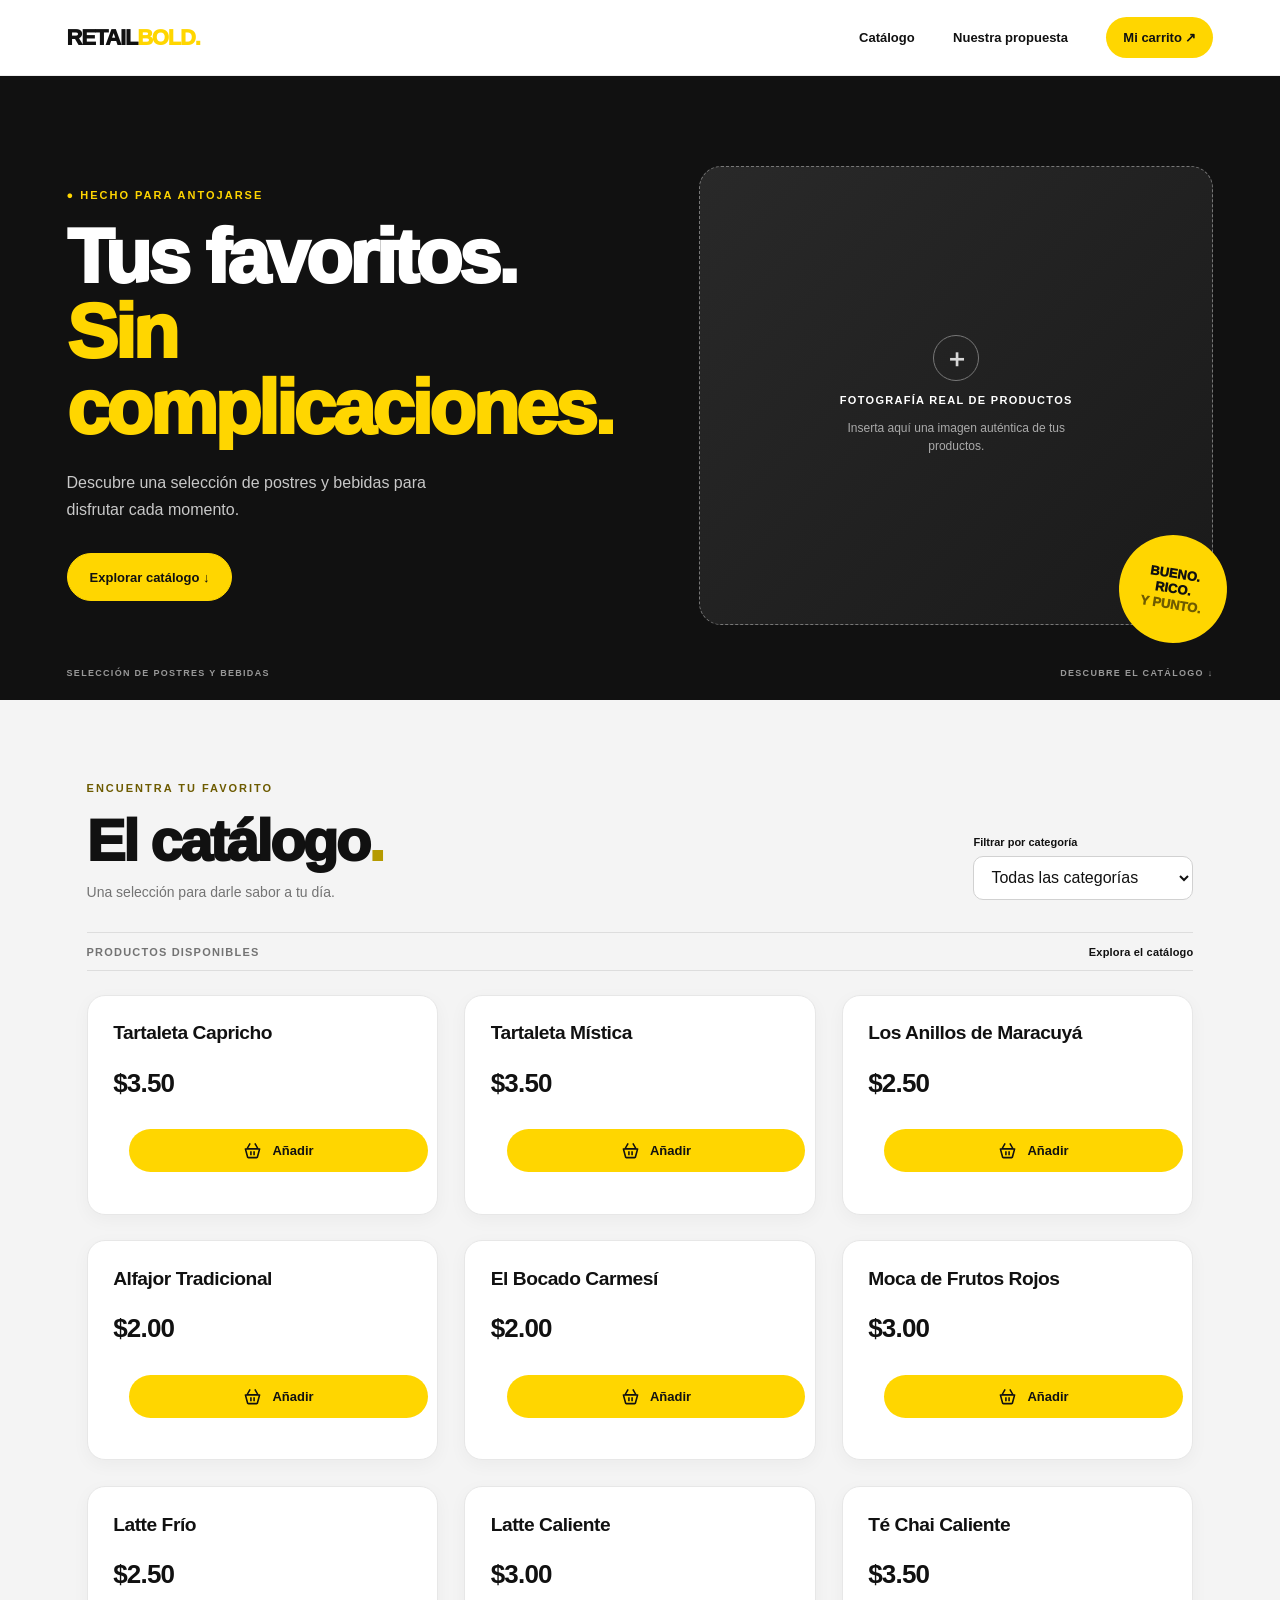
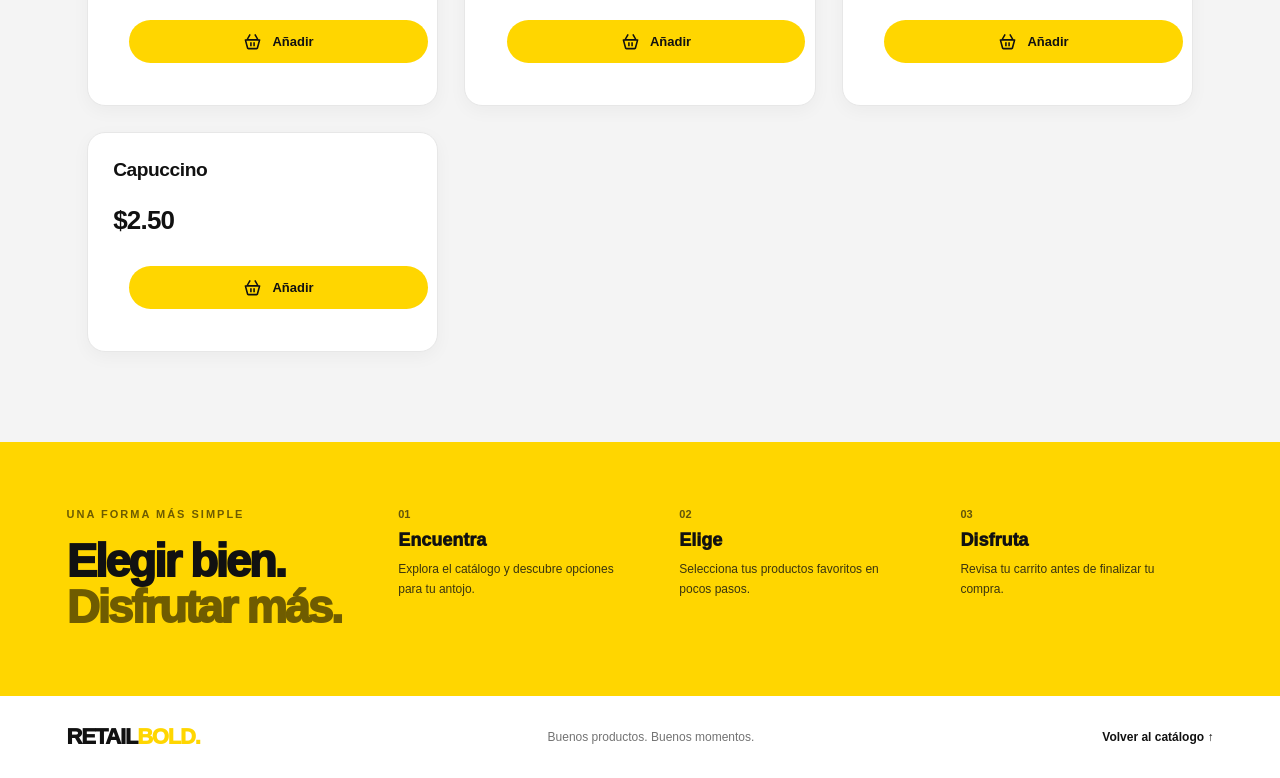
<file: index.html>
<!doctype html>
<html lang="es">

<head>
    <meta charset="utf-8">
    <meta name="viewport" content="width=device-width, initial-scale=1">
    <meta name="description" content="Catálogo de postres y bebidas.">
    <title>Catálogo | Retail Bold</title>
    <link rel="stylesheet" href="css/styles.css">
</head>

<body>
    <header class="site-header">
        <a class="brand" href="index.html">RETAIL<span>BOLD.</span></a>
        <nav aria-label="Navegación principal"><a href="#catalogo">Catálogo</a><a href="#beneficios">Nuestra
                propuesta</a><a class="cart-link" href="pages/shopcar.html">Mi carrito ↗</a></nav>
    </header>
    <main>
        <section class="hero">
            <div class="hero-copy">
                <p class="eyebrow">● HECHO PARA ANTOJARSE</p>
                <h1>Tus favoritos.<br><span>Sin complicaciones.</span></h1>
                <p class="hero-description">Descubre una selección de postres y bebidas para disfrutar cada momento.</p>
                <a class="button" href="#catalogo">Explorar catálogo ↓</a>
            </div>
            <div class="hero-visual" aria-label="Espacio reservado para fotografía real de productos">
                <div class="photo-placeholder"><b>＋</b><strong>FOTOGRAFÍA REAL DE PRODUCTOS</strong><span>Inserta aquí
                        una imagen auténtica de tus productos.</span></div>
                <div class="sticker">BUENO.<br>RICO.<br><span>Y PUNTO.</span></div>
            </div>
            <div class="hero-foot"><span>SELECCIÓN DE POSTRES Y BEBIDAS</span><span>DESCUBRE EL CATÁLOGO ↓</span></div>
        </section>
        <section class="catalog-section" id="catalogo">
            <div class="section-heading">
                <div>
                    <p class="eyebrow">ENCUENTRA TU FAVORITO</p>
                    <h2>El catálogo<span>.</span></h2>
                    <p class="muted">Una selección para darle sabor a tu día.</p>
                </div>
                <div class="filter"><label for="filtro-categoria">Filtrar por categoría</label><select
                        id="filtro-categoria" name="categoria">
                        <option value="todos">Todas las categorías</option>
                        <option value="Postre">Postres</option>
                        <option value="Bebida">Bebidas</option>
                    </select></div>
            </div>
            <div class="catalog-meta"><span>PRODUCTOS DISPONIBLES</span><span id="product-count">Explora el
                    catálogo</span></div>
            <div class="contenedor-productos"><!-- Los productos se renderizan desde js/app.js --></div>
        </section>
        <section class="benefits" id="beneficios">
            <div>
                <p class="eyebrow">UNA FORMA MÁS SIMPLE</p>
                <h2>Elegir bien.<br><span>Disfrutar más.</span></h2>
            </div>
            <article><small>01</small>
                <h3>Encuentra</h3>
                <p>Explora el catálogo y descubre opciones para tu antojo.</p>
            </article>
            <article><small>02</small>
                <h3>Elige</h3>
                <p>Selecciona tus productos favoritos en pocos pasos.</p>
            </article>
            <article><small>03</small>
                <h3>Disfruta</h3>
                <p>Revisa tu carrito antes de finalizar tu compra.</p>
            </article>
        </section>
    </main>
    <footer><a class="brand" href="index.html">RETAIL<span>BOLD.</span></a>
        <p>Buenos productos. Buenos momentos.</p><a href="#catalogo">Volver al catálogo ↑</a>
    </footer>
    <script src="js/app.js"></script>
</body>

</html>
</file>
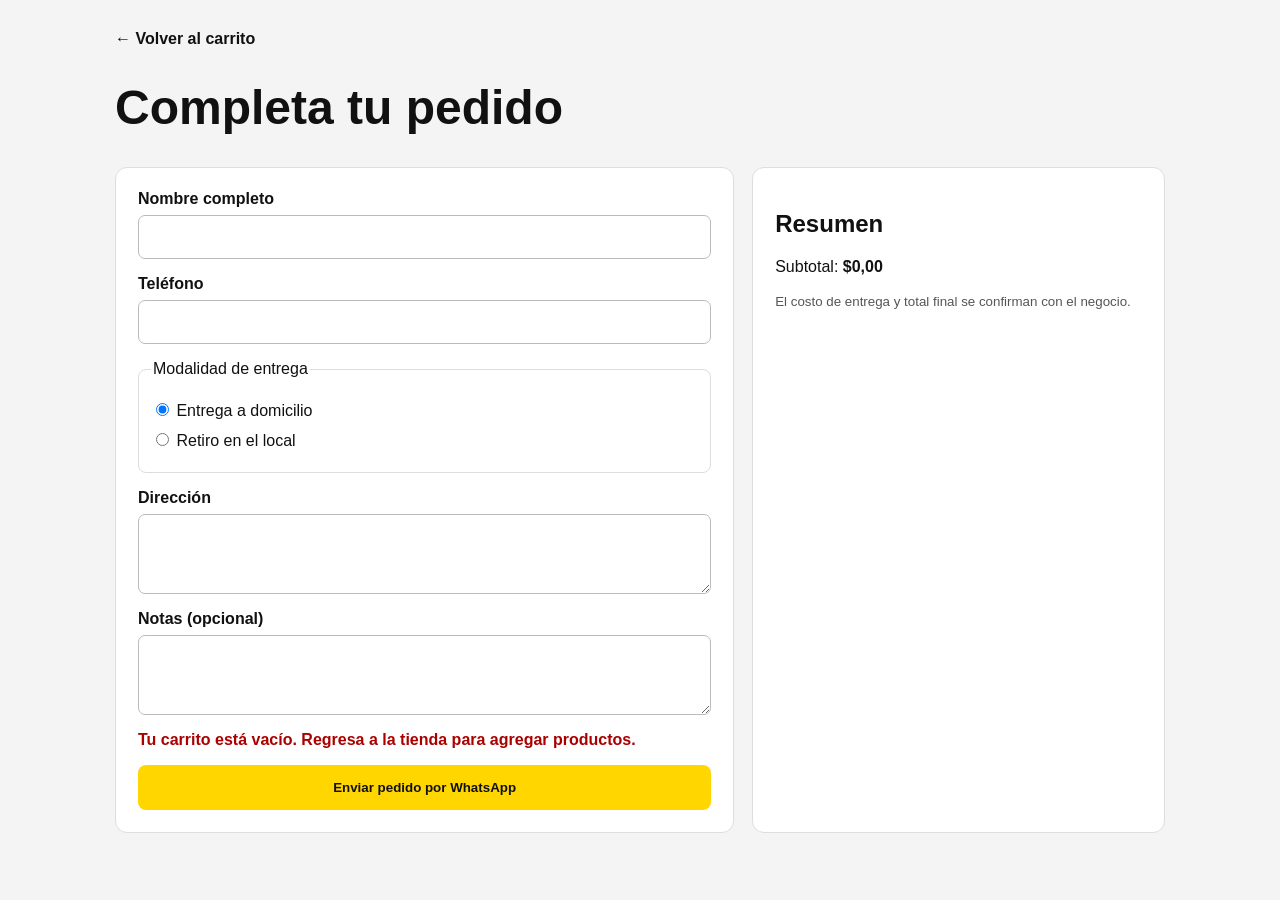
<file: pages/checkout.html>
<!doctype html>
<html lang="es">

<head>
    <meta charset="utf-8">
    <meta name="viewport" content="width=device-width,initial-scale=1">
    <title>Finalizar pedido</title>
    <link rel="stylesheet" href="../css/checkout.css">
</head>

<body>
    <main class="wrap"><a href="shopcar.html">← Volver al carrito</a>
        <h1>Completa tu pedido</h1>
        <div class="grid">
            <form id="checkout-form" class="panel"><label>Nombre completo<input name="customerName" required
                        maxlength="100" autocomplete="name"></label><label>Teléfono<input name="phone" type="tel"
                        required maxlength="30" autocomplete="tel"></label>
                <fieldset>
                    <legend>Modalidad de entrega</legend><label><input type="radio" name="fulfillment" value="delivery"
                            checked> Entrega a domicilio</label><label><input type="radio" name="fulfillment"
                            value="pickup"> Retiro en el local</label>
                </fieldset><label id="address-wrap">Dirección<textarea name="address" rows="3"
                        maxlength="300"></textarea></label><label>Notas (opcional)<textarea name="notes" rows="3"
                        maxlength="500"></textarea></label>
                <p id="checkout-error" role="alert"></p><button type="submit">Enviar pedido por WhatsApp</button>
            </form>
            <aside class="panel">
                <h2>Resumen</h2>
                <div id="checkout-items"></div>
                <p>Subtotal: <strong id="checkout-subtotal">$0.00</strong></p><small>El costo de entrega y total final
                    se confirman con el negocio.</small>
            </aside>
        </div>
    </main>
    <script src="../js/checkout.js"></script>
</body>

</html>
</file>
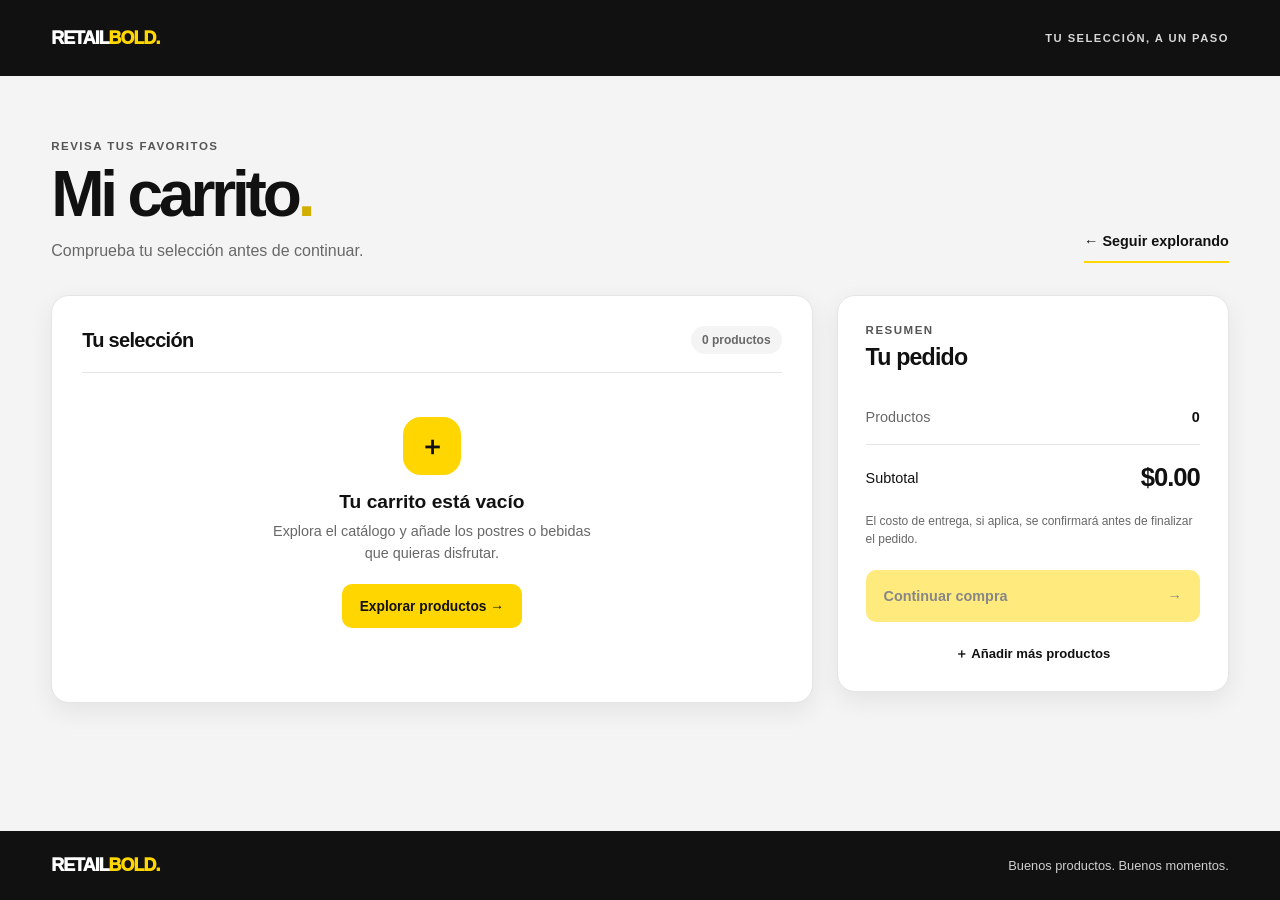
<file: pages/shopcar.html>
<!DOCTYPE html>
<html lang="es">

<head>
    <meta charset="UTF-8">
    <meta name="viewport" content="width=device-width, initial-scale=1.0">
    <meta name="description" content="Revisa tus productos seleccionados antes de continuar.">
    <title>Mi carrito | Retail Bold</title>
    <link rel="stylesheet" href="../css/car.css">
    <link rel="shortcut icon" href="../favicon.ico" type="image/x-icon">
</head>

<body>
    <header class="cart-header">
        <a class="brand" href="../index.html" aria-label="Retail Bold, volver a la tienda">RETAIL<span>BOLD.</span></a>
        <span class="header-note">TU SELECCIÓN, A UN PASO</span>
    </header>
    <main class="cart-page">
        <div class="cart-title-row">
            <div>
                <p class="eyebrow">REVISA TUS FAVORITOS</p>
                <h1>Mi carrito<span>.</span></h1>
                <p class="cart-intro">Comprueba tu selección antes de continuar.</p>
            </div>
            <a href="../index.html" class="back-link">← Seguir explorando</a>
        </div>
        <div class="cart-layout">
            <section class="cart-panel" aria-label="Productos seleccionados">
                <div class="panel-heading">
                    <h2>Tu selección</h2><span id="cart-count" class="cart-count" aria-live="polite">0 productos</span>
                </div>
                <div class="carrito-de-productos" aria-live="polite">
                    <div class="cart-loading">Cargando tu carrito…</div>
                </div>
            </section>
            <aside class="summary-panel" aria-label="Resumen de compra">
                <p class="eyebrow">RESUMEN</p>
                <h2>Tu pedido</h2>
                <div class="summary-line"><span>Productos</span><span id="summary-items">0</span></div>
                <div class="summary-line total-line"><span>Subtotal</span><strong id="cart-subtotal">$0.00</strong>
                </div>
                <p class="summary-note">El costo de entrega, si aplica, se confirmará antes de finalizar el pedido.</p>
                <button class="checkout-button" id="continue-checkout" type="button">Continuar compra <span
                        aria-hidden="true">→</span></button>
                <a class="continue-link" href="../index.html">＋ Añadir más productos</a>
            </aside>
        </div>
    </main>
    <footer class="cart-footer"><a class="brand" href="../index.html">RETAIL<span>BOLD.</span></a><span>Buenos
            productos. Buenos momentos.</span></footer>
    <script src="../js/cart.js"></script>
</body>

</html>
</file>
<file: css/styles.css>
/* RETAIL BOLD — estilos de página principal. Se conserva la lógica JS existente. */
:root {
    --black: #111;
    --yellow: #FFD600;
    --white: #fff;
    --surface: #F4F4F4;
    --muted: #737373;
    --line: #ddd;
    --radius: 18px;
    --max: 1240px
}

* {
    box-sizing: border-box
}

html {
    scroll-behavior: smooth
}

body {
    margin: 0;
    background: var(--surface);
    color: var(--black);
    font-family: Inter, "Segoe UI", Arial, sans-serif;
    -webkit-font-smoothing: antialiased
}

a {
    color: inherit;
    text-decoration: none
}

button,
select {
    font: inherit
}

.site-header {
    min-height: 76px;
    padding: 0 max(5.2vw, 22px);
    display: flex;
    align-items: center;
    justify-content: space-between;
    gap: 24px;
    background: #fff;
    border-bottom: 1px solid #eee
}

.brand {
    font-size: 22px;
    font-weight: 950;
    letter-spacing: -1.2px;
    white-space: nowrap
}

.brand span {
    color: var(--yellow)
}

nav {
    display: flex;
    align-items: center;
    gap: clamp(16px, 3vw, 40px);
    font-size: 13px;
    font-weight: 750
}

.cart-link {
    background: var(--yellow);
    padding: 13px 17px;
    border-radius: 999px
}

.cart-link:hover {
    background: var(--black);
    color: var(--yellow);
}

.hero {
    position: relative;
    max-width: 1600px;
    min-height: 550px;
    margin: auto;
    padding: clamp(50px, 7vw, 90px) max(5.2vw, 22px) 75px;
    display: grid;
    grid-template-columns: 1.05fr .95fr;
    align-items: center;
    gap: 5vw;
    background: var(--black);
    color: #fff;
    overflow: hidden
}

.hero-copy {
    max-width: 600px;
    z-index: 1
}

.eyebrow {
    margin: 0 0 18px;
    font-size: 11px;
    font-weight: 850;
    letter-spacing: 2px
}

.hero .eyebrow {
    color: var(--yellow)
}

h1,
h2,
h3,
p {
    overflow-wrap: anywhere
}

.hero h1 {
    margin: 0;
    font-size: clamp(42px, 6vw, 78px);
    line-height: .98;
    letter-spacing: -3.5px;
    font-weight: 950
}

.hero h1 span {
    color: var(--yellow)
}

.hero-description {
    max-width: 420px;
    margin: 24px 0 30px;
    color: #c8c8c8;
    font-size: 16px;
    line-height: 1.7
}

.button {
    min-height: 48px;
    display: inline-flex;
    align-items: center;
    justify-content: center;
    padding: 0 22px;
    border-radius: 999px;
    background: var(--yellow);
    color: var(--black);
    font-size: 13px;
    font-weight: 850;
    transition: transform .2s;
    border: 1px solid var(--yellow);
}

.button:hover {
    transform: translateY(-2px);
    background: var(--black);
    color: var(--yellow);
    border: 1px solid var(--yellow);
}

.hero-visual {
    position: relative;
    min-width: 0
}

.photo-placeholder {
    aspect-ratio: 1.12/1;
    min-height: 270px;
    border: 1px dashed #777;
    border-radius: 22px;
    background: linear-gradient(135deg, #292929, #1a1a1a);
    display: flex;
    flex-direction: column;
    align-items: center;
    justify-content: center;
    gap: 13px;
    padding: 24px;
    text-align: center;
    color: #d7d7d7
}

.photo-placeholder b {
    display: flex;
    justify-content: center;
    align-items: center;
    width: 46px;
    height: 46px;
    border: 1px solid #777;
    border-radius: 50%;
    font-size: 25px
}

.photo-placeholder strong {
    color: #fff;
    font-size: 11px;
    letter-spacing: 1.3px
}

.photo-placeholder span {
    max-width: 250px;
    color: #aaa;
    font-size: 12px;
    line-height: 1.5
}

.sticker {
    position: absolute;
    right: -14px;
    bottom: -18px;
    display: grid;
    place-content: center;
    width: 108px;
    height: 108px;
    border-radius: 50%;
    transform: rotate(9deg);
    background: var(--yellow);
    color: #111;
    text-align: center;
    font-size: 13px;
    line-height: 1.2;
    font-weight: 950
}

.sticker span {
    color: #6f5c00
}

.hero-foot {
    position: absolute;
    bottom: 22px;
    left: max(5.2vw, 22px);
    right: max(5.2vw, 22px);
    display: flex;
    justify-content: space-between;
    gap: 16px;
    color: #999;
    font-size: 9px;
    letter-spacing: 1.3px;
    font-weight: 800
}

.catalog-section {
    max-width: var(--max);
    margin: auto;
    padding: 82px max(5.2vw, 22px) 90px
}

.section-heading {
    display: flex;
    justify-content: space-between;
    align-items: end;
    gap: 30px;
    margin-bottom: 32px
}

.section-heading .eyebrow,
.benefits .eyebrow {
    color: #6d5b00
}

.section-heading h2,
.benefits h2 {
    margin: 0;
    font-size: clamp(38px, 5vw, 58px);
    line-height: 1;
    letter-spacing: -2.5px;
    font-weight: 950
}

.section-heading h2 span {
    color: #b59a00
}

.muted {
    margin: 14px 0 0;
    color: var(--muted);
    font-size: 14px
}

.filter {
    display: grid;
    gap: 8px;
    min-width: 220px
}

.filter label {
    font-size: 11px;
    font-weight: 800
}

.filter select {
    min-height: 44px;
    padding: 0 13px;
    border: 1px solid #d1d1d1;
    border-radius: 10px;
    background: #fff;
    color: #111
}

.catalog-meta {
    display: flex;
    justify-content: space-between;
    gap: 16px;
    margin-bottom: 18px;
    padding: 13px 0;
    border-top: 1px solid var(--line);
    border-bottom: 1px solid var(--line);
    font-size: 10px;
    font-weight: 850;
    letter-spacing: 1.1px
}

.catalog-meta span:last-child {
    color: var(--muted);
    text-align: right;
    letter-spacing: .2px
}

.contenedor-productos {
    display: grid;
    grid-template-columns: repeat(4, minmax(0, 1fr));
    gap: 20px;
    align-items: stretch
}

.contenedor-productos>* {
    min-width: 0
}

.contenedor-productos img {
    display: block;
    width: 100%;
    max-width: 100%;
    height: auto;
    object-fit: cover
}

.contenedor-productos button {
    cursor: pointer
}

.contenedor-productos .producto,
.contenedor-productos .card-producto,
.contenedor-productos .product-card {
    display: flex;
    flex-direction: column;
    overflow: hidden;
    min-width: 0;
    background: #fff;
    border: 1px solid #e7e7e7;
    border-radius: var(--radius);
    transition: transform .2s, box-shadow .2s
}

.contenedor-productos .producto:hover,
.contenedor-productos .card-producto:hover,
.contenedor-productos .product-card:hover {
    transform: translateY(-4px);
    box-shadow: 0 12px 28px #00000012
}

.contenedor-productos .producto img,
.contenedor-productos .card-producto img,
.contenedor-productos .product-card img {
    aspect-ratio: 1/.82;
    object-fit: cover;
    background: #e8e8e8
}

.contenedor-productos .producto button,
.contenedor-productos .card-producto button,
.contenedor-productos .product-card button {
    margin: auto 16px 16px;
    min-height: 42px;
    border: 0;
    border-radius: 999px;
    background: var(--yellow);
    color: var(--black);
    font-weight: 850;
    display: flex;
    justify-content: center;
    align-items: center;
    gap: 10px;
}

.contenedor-productos .producto button:hover,
.contenedor-productos .card-producto button:hover,
.contenedor-productos .product-card button:hover {
    background: var(--black);
    color: var(--yellow);
}

.benefits {
    padding: 66px max(5.2vw, 22px);
    display: grid;
    grid-template-columns: 1.2fr repeat(3, 1fr);
    gap: 28px;
    background: var(--yellow)
}

.benefits h2 {
    font-size: clamp(32px, 4vw, 46px)
}

.benefits h2 span {
    color: #6f5c00
}

.benefits article {
    display: flex;
    flex-direction: column;
    align-items: flex-start
}

.benefits small {
    font-size: 11px;
    font-weight: 900;
    opacity: .65
}

.benefits h3 {
    margin: 10px 0 8px;
    font-size: 18px;
    font-weight: 950
}

.benefits article p {
    margin: 0;
    max-width: 220px;
    font-size: 12px;
    line-height: 1.7;
    color: #3b350f
}

footer {
    display: flex;
    align-items: center;
    justify-content: space-between;
    gap: 20px;
    padding: 28px max(5.2vw, 22px);
    background: #fff
}

footer p {
    margin: 0;
    color: var(--muted);
    font-size: 12px
}

footer>a:last-child {
    font-size: 12px;
    font-weight: 800
}

@media(max-width:1000px) {
    .hero {
        gap: 30px;
        min-height: 500px
    }

    .hero h1 {
        letter-spacing: -2.5px
    }

    .contenedor-productos {
        grid-template-columns: repeat(3, minmax(0, 1fr));
        gap: 16px
    }

    .benefits {
        grid-template-columns: repeat(2, minmax(0, 1fr))
    }
}

@media(max-width:680px) {
    .site-header {
        min-height: 68px
    }

    .brand {
        font-size: 19px
    }

    nav {
        gap: 12px;
        font-size: 11px
    }

    nav>a:first-child,
    nav>a:nth-child(2) {
        display: none
    }

    .cart-link {
        padding: 11px 14px
    }

    .hero {
        grid-template-columns: 1fr;
        padding-top: 50px;
        padding-bottom: 80px;
        gap: 32px
    }

    .hero h1 {
        font-size: clamp(43px, 12vw, 64px);
        letter-spacing: -2px
    }

    .hero-description {
        font-size: 14px
    }

    .photo-placeholder {
        min-height: 220px;
        aspect-ratio: 1.25/1
    }

    .sticker {
        width: 88px;
        height: 88px;
        right: -7px;
        bottom: -14px;
        font-size: 11px
    }

    .hero-foot {
        font-size: 8px;
        letter-spacing: .5px
    }

    .hero-foot span:last-child {
        text-align: right
    }

    .catalog-section {
        padding-top: 58px;
        padding-bottom: 64px
    }

    .section-heading {
        align-items: stretch;
        flex-direction: column;
        gap: 24px
    }

    .filter {
        min-width: 0
    }

    .contenedor-productos {
        grid-template-columns: repeat(2, minmax(0, 1fr));
        gap: 12px
    }

    .benefits {
        grid-template-columns: 1fr;
        gap: 24px;
        padding-top: 48px;
        padding-bottom: 48px
    }

    .benefits article p {
        max-width: 360px
    }

    footer {
        align-items: flex-start;
        flex-direction: column;
        gap: 12px
    }
}

@media(max-width:360px) {
    .contenedor-productos {
        grid-template-columns: 1fr
    }

    .catalog-meta {
        font-size: 9px
    }
}

.contenedor-productos {
    display: grid;
    grid-template-columns: repeat(3, minmax(0, 1fr));
    gap: clamp(16px, 2vw, 26px);
    align-items: stretch;
    margin-top: 24px;
}

.producto {
    min-width: 0;
    min-height: 220px;
    display: flex;
    flex-direction: column;
    align-items: flex-start;
    padding: clamp(20px, 2vw, 28px);
    border: 1px solid #e7e7e7;
    border-radius: 18px;
    background: #fff;
    box-shadow: 0 5px 18px rgb(17 17 17 / 4%);
    transition: transform .2s ease, box-shadow .2s ease, border-color .2s ease;
}

.producto:hover {
    transform: translateY(-4px);
    border-color: #ffd600;
    box-shadow: 0 14px 30px rgb(17 17 17 / 9%);
}

.name-producto {
    margin: 0 0 14px;
    color: #111;
    font-size: clamp(17px, 1.5vw, 21px);
    font-weight: 850;
    line-height: 1.25;
    letter-spacing: -.45px;
}

.prize {
    margin: auto 0 22px;
    color: #111;
    font-size: 26px;
    font-weight: 900;
    letter-spacing: -.8px;
    font-variant-numeric: tabular-nums;
}

.add-shopcar,
.btn-comprar {
    display: inline-flex;
    width: 100%;
    min-height: 48px;
    align-items: center;
    justify-content: center;
    gap: 9px;
    padding: 12px 18px;
    border: 1px solid #ffd600;
    border-radius: 999px;
    background: #ffd600;
    color: #111;
    font-size: 13px;
    font-weight: 850;
    cursor: pointer;
    transition: background .18s ease, color .18s ease, transform .18s ease;
}

.add-shopcar svg,
.btn-comprar svg {
    width: 19px;
    height: 19px;
    flex: 0 0 auto;
}

.add-shopcar:hover,
.btn-comprar:hover {
    transform: translateY(-1px);
    border-color: #111;
    background: #111;
    color: #ffd600;
}

.add-shopcar:focus-visible,
.btn-comprar:focus-visible {
    outline: 3px solid #111;
    outline-offset: 3px;
}

.catalog-meta {
    display: flex;
    align-items: center;
    justify-content: space-between;
    gap: 16px;
    margin-top: 28px;
    padding-bottom: 12px;
    border-bottom: 1px solid #ddd;
    color: #737373;
    font-size: 11px;
    font-weight: 800;
    letter-spacing: 1.2px;
}

#product-count {
    color: #111;
    text-align: right;
}

@media (max-width: 900px) {
    .contenedor-productos {
        grid-template-columns: repeat(2, minmax(0, 1fr));
    }
}

@media (max-width: 560px) {
    .contenedor-productos {
        grid-template-columns: minmax(0, 1fr);
        gap: 14px;
        margin-top: 18px;
    }

    .producto {
        min-height: 190px;
        padding: 22px;
        border-radius: 16px;
    }

    .name-producto {
        font-size: 19px;
    }

    .prize {
        margin-bottom: 18px;
        font-size: 25px;
    }

    .catalog-meta {
        align-items: flex-start;
        flex-direction: column;
        gap: 7px;
    }

    #product-count {
        text-align: left;
    }
}

@media (prefers-reduced-motion: reduce) {

    .producto,
    .add-shopcar,
    .btn-comprar {
        transition: none;
    }

    .producto:hover,
    .add-shopcar:hover,
    .btn-comprar:hover {
        transform: none;
    }
}
</file>
<file: css/checkout.css>
* {
    box-sizing: border-box
}

body {
    margin: 0;
    background: #f4f4f4;
    color: #111;
    font-family: Arial, sans-serif
}

.wrap {
    width: min(94%, 1050px);
    margin: 30px auto
}

.wrap>a {
    color: #111;
    font-weight: bold;
    text-decoration: none
}

h1 {
    font-size: clamp(2rem, 5vw, 3rem);
    font-weight: 900
}

.grid {
    display: grid;
    grid-template-columns: 1.2fr .8fr;
    gap: 18px
}

.panel {
    background: white;
    border: 1px solid #ddd;
    border-radius: 12px;
    padding: 22px
}

.panel>label {
    display: block;
    font-weight: bold;
    margin: 0 0 16px
}

.panel input:not([type=radio]),
textarea {
    display: block;
    width: 100%;
    padding: 12px;
    border: 1px solid #bbb;
    border-radius: 7px;
    margin-top: 7px;
    font: inherit
}

.panel fieldset {
    border: 1px solid #ddd;
    border-radius: 8px;
    margin: 0 0 16px;
    padding: 12px
}

.panel fieldset label {
    display: block;
    margin: 10px 0
}

button {
    border: 0;
    border-radius: 8px;
    background: #ffd600;
    color: #111;
    font-weight: 900;
    padding: 15px;
    width: 100%;
    cursor: pointer
}

.row {
    display: flex;
    justify-content: space-between;
    gap: 10px;
    padding: 9px 0;
    border-bottom: 1px solid #eee
}

.panel small {
    color: #555;
    line-height: 1.5
}

#checkout-error {
    color: #a00;
    font-weight: bold
}

@media(max-width:750px) {
    .grid {
        grid-template-columns: 1fr
    }

    .panel {
        padding: 16px
    }
}
</file>
<file: css/car.css>
:root {
    --color-primary: #111;
    --color-accent: #FFD600;
    --color-background: #fff;
    --color-surface: #F4F4F4;
    --color-text: #111;
    --color-muted: #686868;
    --color-border: #E5E5E5;
    --shadow-card: 0 8px 24px rgba(17, 17, 17, .07);
    --radius-card: 18px;
    --radius-button: 10px
}

* {
    box-sizing: border-box;
    margin: 0;
    padding: 0;
    font-family: Inter, "Segoe UI", Arial, Helvetica, sans-serif
}

html {
    color-scheme: light;
    scroll-behavior: smooth
}

body {
    min-height: 100vh;
    background: var(--color-surface);
    color: var(--color-text);
    display: flex;
    flex-direction: column
}

a {
    color: inherit
}

button {
    font: inherit
}

:focus-visible {
    outline: 3px solid #6A56D8;
    outline-offset: 3px
}

.cart-header {
    width: 100%;
    min-height: 76px;
    padding: 18px max(4%, calc((100% - 1200px)/2));
    display: flex;
    justify-content: space-between;
    align-items: center;
    gap: 18px;
    background: var(--color-primary);
    color: white
}

.brand {
    text-decoration: none;
    font-size: 1.12rem;
    font-weight: 950;
    letter-spacing: -.055em
}

.brand span {
    color: var(--color-accent)
}

.header-note {
    color: #D8D8D8;
    font-size: .7rem;
    font-weight: 800;
    letter-spacing: .13em
}

.cart-page {
    width: min(1200px, 92%);
    margin: 0 auto;
    padding: clamp(32px, 5vw, 64px) 0 72px;
    flex: 1
}

.cart-title-row {
    display: flex;
    justify-content: space-between;
    align-items: end;
    gap: 24px;
    margin-bottom: 32px
}

.eyebrow {
    color: #555;
    font-size: .72rem;
    font-weight: 850;
    letter-spacing: .13em;
    margin-bottom: 10px
}

h1 {
    font-size: clamp(2.35rem, 5vw, 4rem);
    font-weight: 900;
    letter-spacing: -.065em;
    line-height: 1
}

h1 span {
    color: #D1AE00
}

.cart-intro {
    margin-top: 13px;
    color: var(--color-muted);
    line-height: 1.5
}

.back-link,
.continue-link {
    font-size: .9rem;
    font-weight: 750;
    text-decoration: none
}

.back-link {
    padding: 12px 0;
    border-bottom: 2px solid var(--color-accent);
    white-space: nowrap
}

.cart-layout {
    display: grid;
    grid-template-columns: minmax(0, 1.65fr) minmax(270px, .85fr);
    gap: 24px;
    align-items: start
}

.cart-panel,
.summary-panel {
    background: var(--color-background);
    border: 1px solid var(--color-border);
    border-radius: var(--radius-card);
    box-shadow: var(--shadow-card)
}

.cart-panel {
    padding: clamp(18px, 3vw, 30px);
    min-width: 0
}

.panel-heading {
    display: flex;
    justify-content: space-between;
    align-items: center;
    gap: 12px;
    padding-bottom: 18px;
    border-bottom: 1px solid var(--color-border)
}

.panel-heading h2,
.summary-panel h2 {
    font-size: 1.25rem;
    letter-spacing: -.035em;
    font-weight: 850
}

.cart-count {
    color: var(--color-muted);
    background: var(--color-surface);
    border-radius: 999px;
    padding: 7px 11px;
    font-size: .75rem;
    font-weight: 750;
    white-space: nowrap
}

.carrito-de-productos {
    display: flex;
    flex-direction: column
}

.cart-loading {
    padding: 34px 0;
    color: var(--color-muted)
}

.cart-item {
    display: grid;
    grid-template-columns: minmax(0, 1fr) auto;
    align-items: center;
    gap: 16px;
    padding: 22px 0;
    border-bottom: 1px solid var(--color-border)
}

.cart-item:last-of-type {
    border-bottom: 0
}

.item-info {
    min-width: 0
}

.item-category {
    display: block;
    margin-bottom: 6px;
    color: var(--color-muted);
    font-size: .68rem;
    font-weight: 800;
    text-transform: uppercase;
    letter-spacing: .1em
}

.item-name {
    font-size: 1rem;
    line-height: 1.35;
    font-weight: 850;
    overflow-wrap: anywhere
}

.item-unit-price {
    margin-top: 6px;
    color: var(--color-muted);
    font-size: .84rem
}

.item-controls {
    display: flex;
    flex-direction: column;
    align-items: end;
    gap: 10px
}

.item-total {
    font-size: 1rem;
    font-weight: 900;
    white-space: nowrap
}

.quantity-control {
    display: inline-flex;
    align-items: center;
    border: 1px solid var(--color-border);
    border-radius: 9px;
    overflow: hidden
}

.quantity-control button {
    width: 32px;
    height: 32px;
    border: 0;
    background: #F7F7F7;
    cursor: pointer;
    font-weight: 800
}

.quantity-control button:hover {
    background: var(--color-accent)
}

.quantity-value {
    min-width: 32px;
    text-align: center;
    font-size: .84rem;
    font-weight: 800
}

.remove-link {
    border: 0;
    background: transparent;
    color: #666;
    font-size: .76rem;
    text-decoration: underline;
    text-underline-offset: 3px;
    cursor: pointer
}

.remove-link:hover {
    color: #B42318
}

.cart-list-footer {
    padding-top: 18px;
    border-top: 1px solid var(--color-border)
}

.empty-cart {
    padding: 44px 16px;
    text-align: center
}

.empty-icon {
    display: grid;
    place-items: center;
    width: 58px;
    height: 58px;
    margin: 0 auto 16px;
    background: var(--color-accent);
    border-radius: 18px;
    font-size: 1.6rem;
    font-weight: 900
}

.empty-cart h3 {
    font-size: 1.2rem;
    margin-bottom: 8px
}

.empty-cart p {
    max-width: 330px;
    margin: 0 auto 20px;
    color: var(--color-muted);
    line-height: 1.5;
    font-size: .9rem
}

.empty-cta {
    display: inline-flex;
    justify-content: center;
    align-items: center;
    min-height: 44px;
    padding: 12px 18px;
    border-radius: var(--radius-button);
    background: var(--color-accent);
    color: var(--color-primary);
    text-decoration: none;
    font-size: .86rem;
    font-weight: 850
}

.summary-panel {
    padding: clamp(20px, 3vw, 28px);
    position: sticky;
    top: 20px
}

.summary-panel .eyebrow {
    margin-bottom: 8px
}

.summary-panel h2 {
    margin-bottom: 24px;
    font-size: 1.45rem
}

.summary-line {
    display: flex;
    justify-content: space-between;
    gap: 16px;
    padding: 14px 0;
    color: var(--color-muted);
    font-size: .9rem
}

.summary-line span:last-child {
    color: var(--color-text);
    font-weight: 750
}

.total-line {
    margin-top: 5px;
    padding-top: 18px;
    border-top: 1px solid var(--color-border);
    color: var(--color-text);
    align-items: center
}

.total-line strong {
    font-size: 1.6rem;
    letter-spacing: -.04em
}

.summary-note,
.checkout-note {
    color: var(--color-muted);
    font-size: .75rem;
    line-height: 1.5
}

.summary-note {
    margin: 6px 0 22px
}

.checkout-button {
    display: flex;
    justify-content: space-between;
    align-items: center;
    width: 100%;
    min-height: 52px;
    padding: 14px 16px;
    border: 2px solid var(--color-accent);
    border-radius: var(--radius-button);
    background: var(--color-accent);
    color: var(--color-primary);
    font-size: .9rem;
    font-weight: 900;
    cursor: pointer;
    transition: background-color 160ms ease, border-color 160ms ease, transform 160ms ease
}

.checkout-button:hover {
    background: var(--color-primary);
    border-color: var(--color-primary);
    color: var(--color-accent);
    transform: translateY(-1px)
}

.checkout-button:disabled {
    opacity: .5;
    cursor: not-allowed;
    transform: none
}

.checkout-note {
    text-align: center;
    margin-top: 10px
}

.continue-link {
    display: block;
    text-align: center;
    margin-top: 23px;
    font-size: .82rem
}

.cart-footer {
    padding: 24px 4%;
    background: var(--color-primary);
    color: white;
    display: flex;
    align-items: center;
    justify-content: space-between;
    gap: 18px
}

.cart-footer>span {
    color: #CFCFCF;
    font-size: .8rem
}

@media(max-width:760px) {
    .cart-layout {
        grid-template-columns: 1fr
    }

    .summary-panel {
        position: static
    }

    .cart-title-row {
        align-items: start;
        flex-direction: column;
        gap: 16px
    }

    .back-link {
        padding: 8px 0
    }
}

@media(max-width:480px) {
    .cart-header {
        min-height: 66px
    }

    .header-note {
        font-size: .58rem;
        letter-spacing: .08em;
        text-align: right
    }

    .cart-page {
        width: 92%;
        padding-top: 32px
    }

    .cart-panel {
        padding: 16px
    }

    .cart-item {
        grid-template-columns: minmax(0, 1fr);
        gap: 12px
    }

    .item-controls {
        flex-direction: row;
        justify-content: space-between;
        align-items: center
    }

    .cart-footer {
        align-items: start;
        flex-direction: column
    }
}

@media(prefers-reduced-motion:reduce) {

    *,
    *::before,
    *::after {
        scroll-behavior: auto !important;
        transition-duration: .01ms !important;
        animation-duration: .01ms !important
    }
}
</file>
